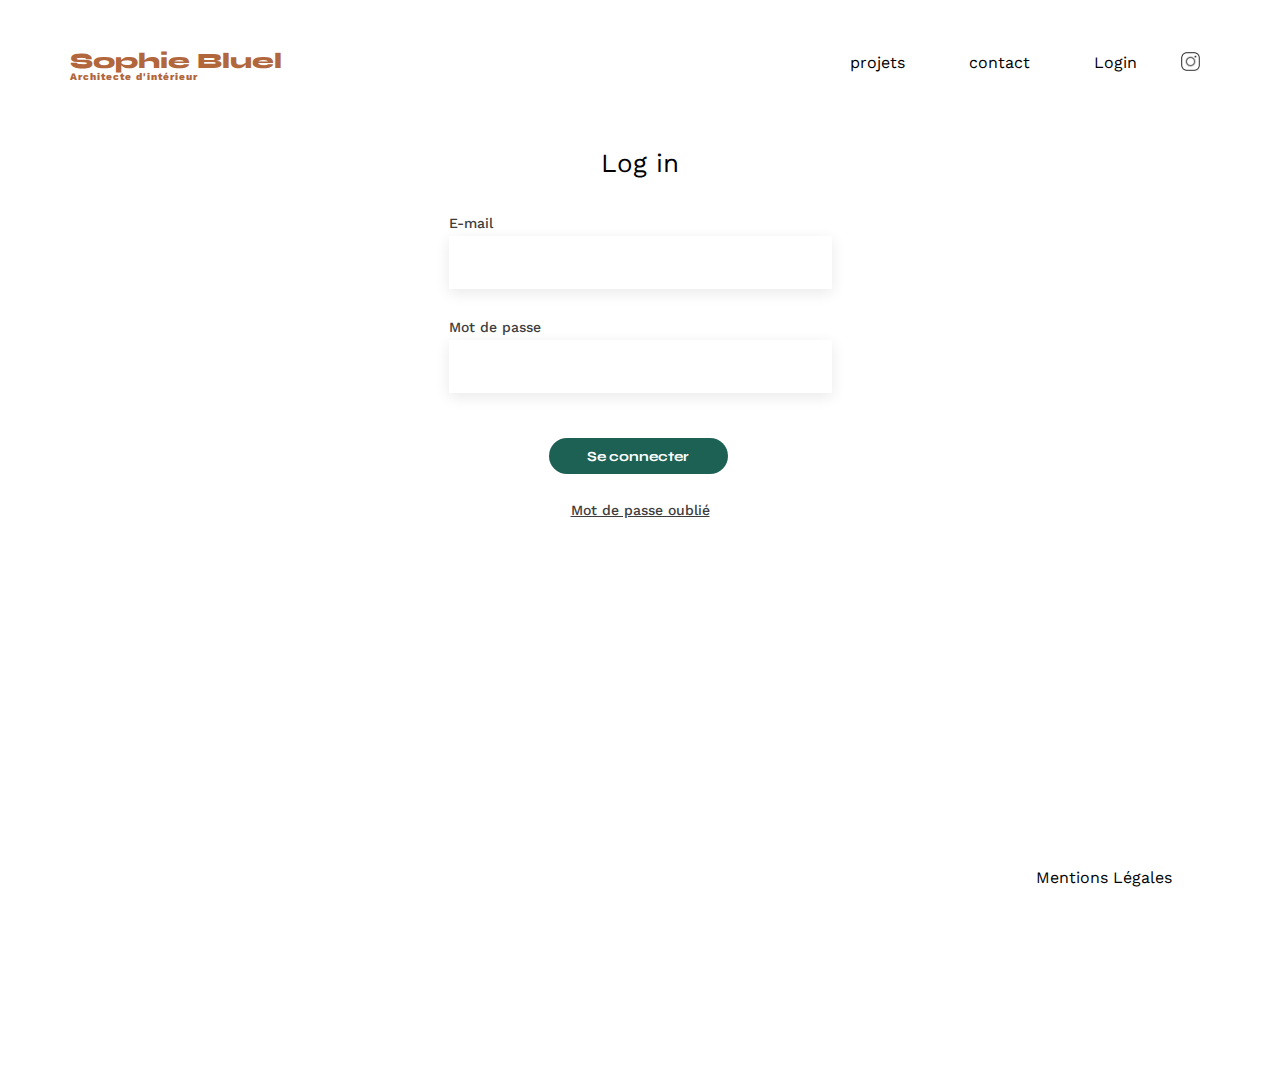
<file: FrontEnd/login.html>
<!DOCTYPE html>
<html lang="en">
<head>
    <meta charset="UTF-8">
    <meta http-equiv="X-UA-Compatible" content="IE=edge">
    <meta name="viewport" content="width=device-width, initial-scale=1.0">
    <title>Login</title>
    <link rel="preconnect" href="https://fonts.googleapis.com">
<link rel="preconnect" href="https://fonts.gstatic.com" crossorigin>
<link href="https://fonts.googleapis.com/css2?family=Raleway:ital,wght@0,100;0,200;0,300;0,400;0,500;0,600;0,700;1,100;1,200;1,300;1,400;1,500;1,600;1,700&family=Roboto:wght@500&family=Work+Sans:ital,wght@1,500&display=swap" rel="stylesheet">
    <link rel="preconnect" href="https://fonts.googleapis.com">
	<link rel="preconnect" href="https://fonts.gstatic.com" crossorigin>
	<link href="https://fonts.googleapis.com/css2?family=Syne:wght@700;800&family=Work+Sans&display=swap" rel="stylesheet">
	<meta name="description" content="">
	<link rel="stylesheet" href="style.css">
</head>
<body id="bodyLogin">
    <header>
        <h1>Sophie Bluel <span>Architecte d'intérieur</span></h1>
        <nav>
            <ul>
                <li class="liNav">projets</li>
			    <li class="liNav">contact</li>
			    <li><a id="aLogin" href="login.html">Login</a></li>
			    <li><img id="logoInsta" src="./assets/icons/instagram.png" alt="Instagram"></li>
            </ul>
        </nav>
    </header>

    <!--Section comprenant le formulaire du login-->
    <section id="sectionForm">
        <h3>Log in</h3>
        <form id="myForm" action="index.html" method="get">
            
                <label  for="E-mail" class="textForm">E-mail</label>
                <input type="text" name="email" class="form" id="eMail">            
            
                <label  for="mot_de_passe" class="textForm">Mot de passe</label>
                <input type="current-password"  name="password" class="form" id="password">  

                <p style="color: red;" id="erreur"></p>
                <button type="submit" value="Inscription" id="btnConnect">Se connecter</button>
            
            <div id="mdpOublie">
                <a id="lienMdp" href="#">Mot de passe oublié</a>
            </div>            
        </form>
    </section>
    <footer>
        <nav id="navMl">
            <ul>
                <li>Mentions Légales</li>
            </ul>
        </nav>
    </footer>
    <script src="login.js"></script>    
</body>
</html>
</file>
<file: FrontEnd/style.css>
/* http://meyerweb.com/eric/tools/css/reset/
   v2.0 | 20110126
   License: none (public domain)
*/

html, body, div, span, applet, object, iframe,
h1, h2, h3, h4, h5, h6, p, blockquote, pre,
a, abbr, acronym, address, big, cite, code,
del, dfn, em, img, ins, kbd, q, s, samp,
small, strike, strong, sub, sup, tt, var,
b, u, i, center,
dl, dt, dd, ol, ul, li,
fieldset, form, label, legend,
table, caption, tbody, tfoot, thead, tr, th, td,
article, aside, canvas, details, embed,
figure, figcaption, footer, header, hgroup,
menu, nav, output, ruby, section, summary,
time, mark, audio, video {
	margin: 0;
	padding: 0;
	border: 0;
	font-size: 100%;
	font: inherit;
	vertical-align: baseline;
}
/* HTML5 display-role reset for older browsers */
article, aside, details, figcaption, figure,
footer, header, hgroup, menu, nav, section {
	display: block;
}

/*--Bandeau noir qui apparait à la suite le login--*/
#bandeau{
	height: 59px;
	background-color: rgb(0, 0, 0);
	display: flex;
	justify-content: center;	
}
/*--Logo Modifier--*/
#logoModifier{
	color: #FFFFFF;
	margin-right: 6px;	
}
/*--Mode Edition--*/
#modeEdition{
	color: #ffffff;
	font-family: 'Work Sans';
	font-style: normal;
	font-weight: 400;
	font-size: 16px;
	line-height: 19px;	
	text-decoration: none;
	margin: 20px 20px;
}
/*--Barre Publier les changements--*/
#publier{
	color: #000000;
	height: 27px;
	width: 216px;
	border-radius: 60px;
	background-color: #FFFFFF;
	text-align: center;
	vertical-align: middle;
	font-family: 'Work Sans';
	font-style: normal;
	font-weight: 500;
	font-size: 14px;
	line-height: 16px;
	margin-top: 10px;
	padding-top: 11px;
	text-decoration: none;
}

body {
	line-height: 1;
}
ol, ul {
	list-style: none;
}
blockquote, q {
	quotes: none;
}
blockquote:before, blockquote:after,
q:before, q:after {
	content: '';
	content: none;
}
table {
	border-collapse: collapse;
	border-spacing: 0;
}
/** end reset css**/
body {
	max-width: 1140px;
	margin:auto;
	font-family: 'Work Sans' ;
	font-size: 14px;
}
header {
	display: flex;
	justify-content: space-between;
	margin: 50px 0;
}

/*--Section du Login--*/
#bodyLogin{
	height: 1024px;
	width: 1440px;
}
#login{
	font-family: 'Work Sans';
	font-style: normal;
	font-weight: 600;
	font-size: 16px;
	line-height: 19px;
}
#aLogin {	
	text-decoration: none;
	color: black;
	margin-right: 24px;
}

#aLogin:hover {
	color: #B1663C;
}
/*Boutton Logout*/
#aLogout{
	text-decoration: none;
	color: black;
	margin-right: 34px;
	margin-left: -18px;
}
#aLogout:hover {
	color: #B1663C;
}
.liNav{
	margin-right: 44px;
}
#logoInsta{
	width: 19px;
	height: 19px;
	margin-top: 2px;
}
section {
	margin: 50px 0;
}

h1{
	display: flex;
	flex-direction: column;
	font-family: 'Syne';
	font-size: 22px;
	font-weight: 800;
	color: #B1663C;	
}

h1 > span {
	font-family: 'Work Sans';
	font-size:10px;
	letter-spacing: 0.1em;
}

h2{
	font-family: 'Syne';
	font-weight: 700;
	font-size: 30px;
	color: #1D6154;	
}
nav ul {
	display: flex;
	align-items: center;
	list-style-type: none;
}
nav li {
	padding: 0 10px;
	font-size: 1.2em;
	font-weight: 400;
	font-size: 16px;
	line-height: 19px;
	text-align: center;
	color: black;	
}

li:hover {
	color: #B1663C;
}
#introduction {
	display: flex;
	align-items: center;
}
#introduction figure {
	flex: 1
}
#introduction img {
	display: block;
	margin: auto;
	width: 80%;
}

#introduction article {
	flex: 1
}
#introduction h2 {
	margin-bottom: 1em;
}

#introduction p {
	margin-bottom: 0.5em;
}
 /*--Modifier 2 en dessous de l'image + logo --*/
 #logoModifier2{
	margin: 0 6px 0 57px ;
	font-style: normal;
	color: #000;
	width: 15px;
	height: 15px;
 }
 #modifier2{
	margin: 15px 0 0 0;
	font-style: normal;
	font-weight: 400;
	font-size: 14px;
	line-height: 16px;
	color: #000;
	text-decoration: none;
 }
/*--Fiches Mes projets --*/
#divMesProjets{
	display: flex;
	justify-content: center;
	margin-top: 139px;
}
#portfolio h2 {
	text-align: center;
	margin-bottom: 1em;
}

/*--Modifier 3 de mes Projets + logo--*/
#modifier3{
	height: 15px;
	width: 15px;
	margin-top: 10px;		
	font-style: normal;
	font-weight: 400;
	font-size: 14px;
	line-height: 16px;
	display: flex;
	color: #000;
	text-decoration: none;
}
#logoModifier3{
	height: 15px;
	width: 15px;
	margin: 0 6px 0 31px;
	color: #000000;
}

.gallery {
	width: 100%;
	display: grid;
	grid-template-columns: 1fr 1fr 1fr;
	grid-column-gap: 20px;
	grid-row-gap: 20px;
	margin-top: 51px;	
}
#ulFiltres{
	display: flex;
	justify-content:center;
	column-gap: 10px;	
}

.gallery img {
	width: 100%;
	max-height: 34em;
}
/*--Filtres Mes projets--*/
#divFiltres{
	width: auto;
	height: 37px;
	margin-top: 51px;
	text-align: center;
	display: flex;
	justify-content: center;
	column-gap: 12px;		
}
#btnTous {	
	width: auto ;
	font-family: 'Syne';
	font-style: normal;
	font-weight: 700;
	font-size: 16px;
	line-height: 19px;
	text-align: center;
	border: 1px solid #1D6154;
	border-radius: 60px;
	color: #ffffff;
	background-color: #1D6154;
	padding: 9px 30px 9px 28px;	
	cursor: pointer;	
}
#btnObjets {	
	width: auto ;
	font-family: 'Syne';
	font-style: normal;
	font-weight: 700;
	font-size: 16px;
	line-height: 19px;
	text-align: center;
	border: 1px solid #1D6154;
	border-radius: 60px;
	color: #1D6154;
	padding: 9px 22px 9px 20px;	
	cursor: pointer;	
}
#btnAppartements {	
	width: auto ;
	font-family: 'Syne';
	font-style: normal;
	font-weight: 700;
	font-size: 16px;
	line-height: 19px;
	text-align: center;
	border: 1px solid #1D6154;
	border-radius: 60px;
	color: #1D6154;
	padding: 9px 15px 9px 14px;
	cursor: pointer;
}
#btnHotels {	
	width: auto ;
	font-family: 'Syne';
	font-style: normal;
	font-weight: 700;
	font-size: 16px;
	line-height: 19px;
	text-align: center;
	border: 1px solid #1D6154;
	border-radius: 60px;
	color: #1D6154;
	padding: 9px 11px 9px 9px;
	cursor: pointer;		
}
#contact {
	width: 50%;
margin: auto;
}
#contact > * {
	text-align: center;
}
#contact h2{
	margin-bottom: 20px;
}
#contact form {
	text-align: left;
	margin-top:30px;
	display: flex;
	flex-direction: column;
}

#contact input {
	height: 50px;
	font-size: 1.2em;
	border: none;
	box-shadow: 0px 4px 14px rgba(0, 0, 0, 0.09);
}
#contact label {
	margin: 2em 0 1em 0;
}
#contact textarea {
	border: none;
	box-shadow: 0px 4px 14px rgba(0, 0, 0, 0.09);
}

input[type="submit"]{
	font-family: 'Syne';
	font-weight: 700;
	color: white;
	background-color: #1D6154;
	margin : 2em auto ;
	width: 180px;
	text-align: center;
	border-radius: 60px ;
}

footer nav ul {
	display: flex;
	justify-content: flex-end;
	margin: 2em;
}
 /*--Formulaire du Login--*/
#sectionForm{
	display: flex;
	flex-direction: column;
	align-items: center;
}
h3 {
	font-family: 'Syne';
	font-weight: 700;
	font-size: 30px;
	line-height: 36px;
	color: #1D6154;	
	margin-top: 162px;
	margin-bottom: 37px;}

/*Texte Email et mot de passe du formulaire login*/
.form{
	width: 379px;
	height: 51px;
	box-shadow: 0px 4px 14px rgba(0, 0, 0, 0.09);
	margin-top: 5px;
	margin-bottom: 30px;
	border: none;
	display: flex;
	flex-direction: column;
	width: 379px;	
	background: #FFFFFF;
} 
.textForm{
	font-family: 'Work Sans';
	font-style: normal;
	font-weight: 500;
	font-size: 14px;
	line-height: 16px;
	color: #3D3D3D;	
}
/*Bouton Valider du formulaire Login*/
#btnConnect{
	width: 179px;
	height: 36px;
	margin-top: 15px;
	background: #1D6154;
	border-radius: 60px;
	font-family: 'Syne';
	font-style: normal;
	font-weight: 700;
	font-size: 14px;
	line-height: 17px;
	text-align: center;
	color: #FFFFFF;
	border: none;
	margin-left: 100px;	
}
#divLogin{
	display: flex;
	justify-content: center;
}
/*Div mot de passe oublié du Login*/
#mdpOublie{
	text-align: center;
	margin-top: 28px;
}
/*Lien du mot de passe oublié*/
#lienMdp{
	font-family: 'Work Sans';
	font-style: normal;
	font-weight: 500;
	font-size: 14px;
	line-height: 16px;	
	color: #3D3D3D;	
}
/*Barre de navigation mentions légales*/
#navMl{
	margin-top: 350px;
}
/*Message d'erreur formulaire du login*/
#erreur{
	text-align: center;
}

/*--Fenêtre modale 1 Galerie Photo --*/
/*--Aside--*/
.modal{	
	width: 100%;
	height: 100%;
	position: fixed;	
	top: 0px;
	left: 0px;
	background: rgba(0, 0, 0, 0.3);
	display: flex;
	justify-content: center;
	align-items: center;
}

.modal-wrapper{
	background-color: #FFFFFF;
	width: 630px;
	height: 731px;
	border-radius: 10px;
		
}
/*Bouton Ajouter modale 1*/
.btnAjouter{
	width: 237px;
	height: 36px;
	border-radius: 60px;
	border: none;
	background: #1D6154;
	color: #FFFFFF;
	font-family: 'Syne';
	font-style: normal;
	font-weight: 700;
	font-size: 14px;
	line-height: 17px;
	text-align: center;
	margin-top: 38px;
	text-decoration: none;
	display: flex;
	justify-content: center;
	align-items: center;
}
/*Bouton Supprimer modale 1*/ 
.btnSupprimer{
	font-family: 'Syne';
	font-style: normal;
	font-weight: 400;
	font-size: 14px;
	line-height: 17px;
	text-align: center;
	color: #D65353;
	border: none;
	background-color: #FFFFFF;
	margin-top: 23px;
}

/*--Div Contenant la modale 1--*/
.js-modal-stop{
	display: flex;
	flex-direction: column;	
	align-items: center;
}
/*--Icone croix fermeture de la modale 1--*/
.js-modal-close {	
	border: none;
	background-color: #ffffff;
	margin: 30px 0 0 545px;
}

.fa-xmark{
	font-size: 20px;	
}
/*--Aside 2 de la modale 2 --*/
.modal2{
	width: 100%;
	height: 100%;
	position: fixed;	
	top: 0px;
	left: 0px;
	background: rgba(0, 0, 0, 0.3);
	display: flex;
	justify-content: center;
	align-items: center;
		
}
#divModal2{	
	width: 420px;
	height: 169px;
	background: #E8F1F7;
	border-radius: 3px;
	display: flex;
	flex-direction: column;
	justify-content: center;
	align-items: center;
	margin-bottom: 30px;	
}
/*Logo croix fermeture modale 2*/
.js-modal-close2 {	
	border: none;	
	margin: 30px 0 0 545px;
	background-color: #ffffff;
}
/*Logo flèche arrière "retour"*/
.fa-arrow-right{
	font-size: 20px;
	width: 21px;
	margin-left: 25px;	
} 
#logoReturn{
	border: none;
	width: 21px;
	height: 14px;
	background-color: #FFFFFF;	
}
/*Logo image*/
.fa-image{	
	font-size: 58px;
	background: #E8F1F7;
	margin-top: 25px;	
}
#imgSize{
	font-family: 'Work Sans';
	font-style: normal;
	font-weight: 400;
	font-size: 10px;
	line-height: 12px;
	text-align: center;
	color: #444444;
	margin-top: 7px;
}

/*--Formulaire ajout photo--*/
.modal-wrapper2{
	background-color: #FFFFFF;
	width: 630px;
	height: 670px;
	border-radius: 10px;	
}

/*Class du titre et select"categorie" du formulaire ajout photo*/
.form2{
	width: 420px;
	height: 51px;
	box-shadow: 0px 4px 14px rgba(0, 0, 0, 0.09);	
	margin-bottom: 21px;
	margin-top: 10px;	
	border: none;
	display: flex;			
	background: #ffffff;
	font-family: 'Work Sans';
	font-style: normal;
	font-weight: 400;
	font-size: 14px;
	line-height: 16px;
	color: #444444;
}
/*champ titre du formulaire*/
#titreForm2{
	font-family: 'Work Sans';
	font-style: normal;
	font-weight: 500;
	font-size: 14px;
	line-height: 16px;
	color: #3D3D3D;
	margin-left: -395px;	
}

/*Champ categorie du formulaire*/
#categoryForm2{
	font-family: 'Work Sans';
	font-style: normal;
	font-weight: 500;
	font-size: 14px;
	line-height: 16px;
	color: #3D3D3D;
	margin-left: -355px;	
}
h3{
	font-family: 'Work Sans';
	font-style: normal;
	font-weight: 400;
	font-size: 26px;
	line-height: 30px;
	text-align: center;
	color: #000000;	
	margin-top: 16px;
}

/*--Div contenant les travaux de la modale 2--*/
.photosModal{
	width: 420px;
	height: 410px;	
	border-bottom: 1px solid #B3B3B3 ;	
	display: grid;
	grid-template-columns: 1fr 1fr 1fr 1fr 1fr;
	grid-column-gap: 6px;	
}
/*bouton Valider du formulaire*/
#btnValider{
	width: 237px;
	height: 36px;
	background: #A7A7A7;
	color: #FFFFFF;
	border-radius: 60px;
	border: none;
	margin-top: 32px;
	font-family:'syne';	
	font-weight: 700;
	font-size: 14px;
	line-height: 17px;
	text-align: center;
}

/*--bouton vert clair--*/
#btnValider{
    background-color: #1D6154;
}

/*--bouton gris si disabled--*/
#btnValider[disabled]{
	background-color: #a7a7a7;
}

/*--bouton vert foncé lorsque hover--*/
#btnValider:hover{
	background-color: #0e2f28;
}

/*--bouton toujours gris si disabled et hover--*/
#btnValider[disabled]:hover{
	background-color: #a7a7a7;
}

/*--Formulaire ajout photo vers API--*/
#pictureForm{
	display: flex;
	flex-direction: column;	
	align-items: center;		
}
#labelFile {
	cursor: pointer;
	font-family: 'Work Sans';
	font-style: normal;
	font-weight: 500;
	font-size: 14px;
	line-height: 16px;
	text-align: center;
	color: #306685;
	width: 173px;
	height: 36px;
	background: #dcd0cb;
	border-radius: 50px;
	border: none;
	margin-top: 21px;
	display: flex;
	justify-content: center;
	align-items: center;	
}
/*champ ajout de fichier image*/
#input-file{
	display: none;
}
#profilePicture{
	width: 58px;
	height: 46px;	
}

/*--icone deleteProject modale--*/
.fa-trash-can{	
	position: absolute;
	border-radius: 2px;
	height: 17px;
	width: 17px;
	color: #ffffff;
	background-color: #000;
	margin: 6px 0 0 56px;		
	display: flex;
	justify-content: center;
	align-items: center;
	font-size: 9px ;		
}
.fa-arrows-up-down-left-right{
	position: absolute;
	border-radius: 2px;
	height: 17px;
	width: 17px;
	color: #ffffff;
	background-color: #000;			
	display: flex;
	justify-content: center;
	align-items: center;
	font-size: 9px ;
	margin: 6px 0 0 34px;
}

/*Element figure du DOM dans la modale 1 galerie photo*/
.figureModal {
	position: relative;
}
/*images figure galerie photo*/
.img-modal{
	height: 104px;
    width: 78px;
}
</file>
